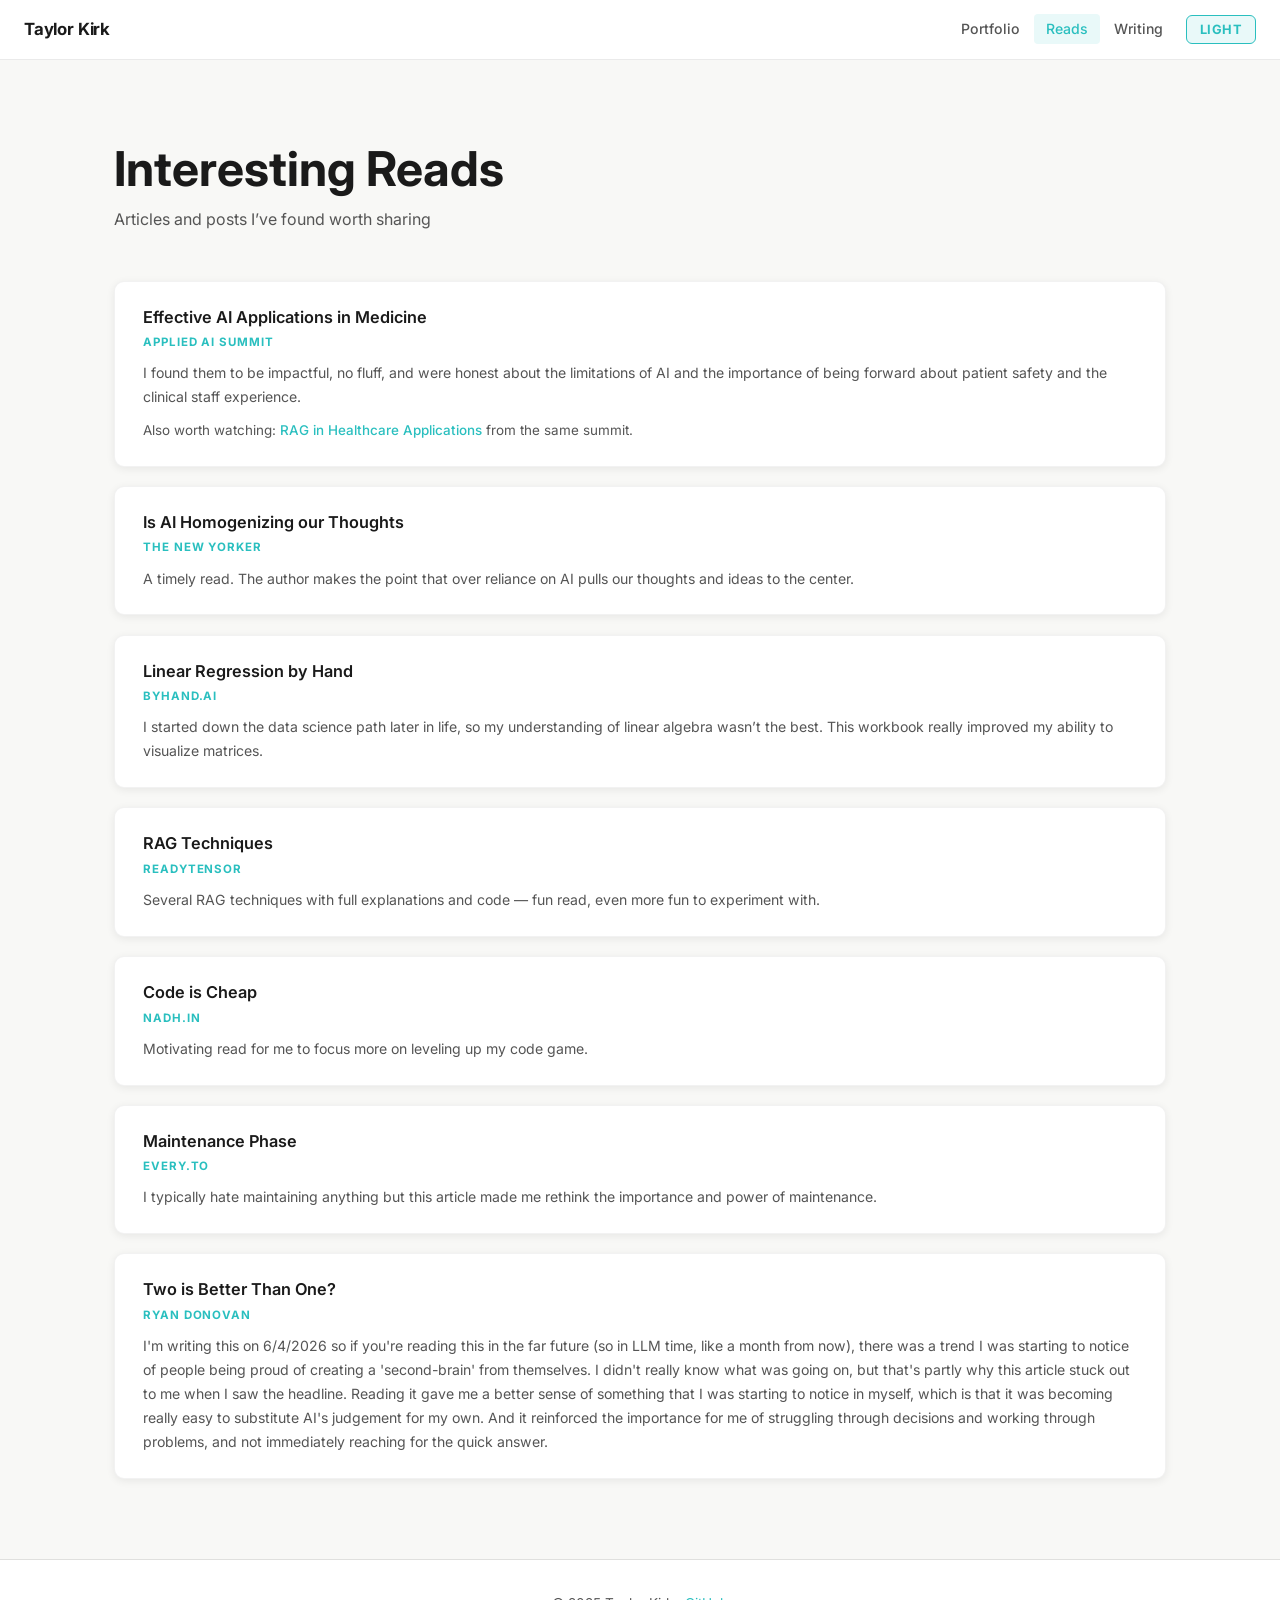
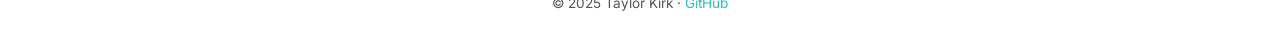
<file: reads.html>
<!DOCTYPE html>
<html lang="en" data-theme="clean">
<head>
  <meta charset="UTF-8">
  <meta name="viewport" content="width=device-width, initial-scale=1.0">
  <meta name="description" content="Taylor Kirk — Interesting reads: articles and posts worth sharing.">
  <title>Interesting Reads — Taylor Kirk</title>
  <link rel="icon" type="image/png" href="./favicon.png">
  <link rel="preconnect" href="https://fonts.googleapis.com">
  <link rel="preconnect" href="https://fonts.gstatic.com" crossorigin>
  <link href="https://fonts.googleapis.com/css2?family=Inter:wght@400;500;600;700&display=swap" rel="stylesheet">
  <script src="./assets/js/themes.js"></script>
  <link rel="stylesheet" href="./assets/css/style.css">
</head>
<body>

  <nav class="site-nav">
    <a class="nav-logo" href="./index.html">Taylor Kirk</a>
    <button class="nav-hamburger" aria-label="Open navigation" aria-expanded="false">&#9776;</button>
    <ul class="nav-links">
      <li><a href="./index.html">Portfolio</a></li>
      <li><a href="./reads.html" class="active">Reads</a></li>
      <li><a href="./writing.html">Writing</a></li>
      <li><button class="theme-toggle">Light</button></li>
    </ul>
  </nav>

  <main>
    <section class="reads-section section-alt-a">
      <div class="container">

        <header class="page-header fade-in-up">
          <h1>Interesting Reads</h1>
          <p class="page-subtitle">Articles and posts I&rsquo;ve found worth sharing</p>
        </header>

        <div class="reads-grid">

          <article class="read-card fade-in-up">
            <h2><a href="https://m.youtube.com/watch?v=rNDjdqzSdtY&amp;time_continue=1&amp;source_ve_path=NzY3NTg&amp;embeds_referring_euri=https%3A%2F%2Fappliedaisummit.org%2F" target="_blank" rel="noopener">Effective AI Applications in Medicine</a></h2>
            <span class="read-source">Applied AI Summit</span>
            <p class="read-annotation">
              I found them to be impactful, no fluff, and were honest about the limitations of AI and the importance of being forward about patient safety and the clinical staff experience.
            </p>
            <p class="read-related">
              Also worth watching: <a href="https://youtu.be/gQUC0au1RSA" target="_blank" rel="noopener">RAG in Healthcare Applications</a> from the same summit.
            </p>
          </article>

          <article class="read-card fade-in-up">
            <h2><a href="https://www.newyorker.com/culture/infinite-scroll/ai-is-homogenizing-our-thoughts" target="_blank" rel="noopener">Is AI Homogenizing our Thoughts</a></h2>
            <span class="read-source">The New Yorker</span>
            <p class="read-annotation">
              A timely read. The author makes the point that over reliance on AI pulls our thoughts and ideas to the center.
            </p>
          </article>

          <article class="read-card fade-in-up">
            <h2><a href="https://www.byhand.ai/p/linear-regression-new-free-series" target="_blank" rel="noopener">Linear Regression by Hand</a></h2>
            <span class="read-source">byhand.ai</span>
            <p class="read-annotation">
              I started down the data science path later in life, so my understanding of linear algebra wasn&rsquo;t the best. This workbook really improved my ability to visualize matrices.
            </p>
          </article>

          <article class="read-card fade-in-up">
            <h2><a href="https://app.readytensor.ai/publications/streamlining-employee-qa-using-retrievalaugmented-generation-rag-m2VlZTBnZVgT" target="_blank" rel="noopener">RAG Techniques</a></h2>
            <span class="read-source">ReadyTensor</span>
            <p class="read-annotation">
              Several RAG techniques with full explanations and code &mdash; fun read, even more fun to experiment with.
            </p>
          </article>

          <article class="read-card fade-in-up">
            <h2><a href="https://nadh.in/blog/code-is-cheap/" target="_blank" rel="noopener">Code is Cheap</a></h2>
            <span class="read-source">nadh.in</span>
            <p class="read-annotation">
              Motivating read for me to focus more on leveling up my code game.
            </p>
          </article>

          <article class="read-card fade-in-up">
            <h2><a href="https://every.to/p/i-hired-an-ai-to-do-my-chores-now-i-maintain-the-ai" target="_blank" rel="noopener">Maintenance Phase</a></h2>
            <span class="read-source">Every.to</span>
            <p class="read-annotation">
              I typically hate maintaining anything but this article made me rethink the importance and power of maintenance.
            </p>
          </article>

          <article class="read-card fade-in-up">
            <h2><a href="https://stackoverflow.blog/2026/03/19/ai-is-becoming-a-second-brain-at-the-expense-of-your-first-one/" target="_blank" rel="noopener">Two is Better Than One?</a></h2>
            <span class="read-source">Ryan Donovan</span>
            <p class="read-annotation">
              I'm writing this on 6/4/2026 so if you're reading this in the far future (so in LLM time, like a month from now), there was a trend
              I was starting to notice of people being proud of creating a 'second-brain' from themselves.  I didn't really know what was going on,
              but that's partly why this article stuck out to me when I saw the headline.  Reading it gave me a better sense of something that I was starting to notice
              in myself, which is that it was becoming really easy to substitute AI's judgement for my own.  And it reinforced the importance for me of struggling through
              decisions and working through problems, and not immediately reaching for the quick answer.
            </p>
          </article>

        </div>
      </div>
    </section>
  </main>

  <footer class="site-footer">
    <p>&copy; 2025 Taylor Kirk &middot; <a href="https://github.com/tkbarb10" target="_blank" rel="noopener">GitHub</a></p>
  </footer>

  <script src="./assets/js/main.js"></script>

</body>
</html>
</file>
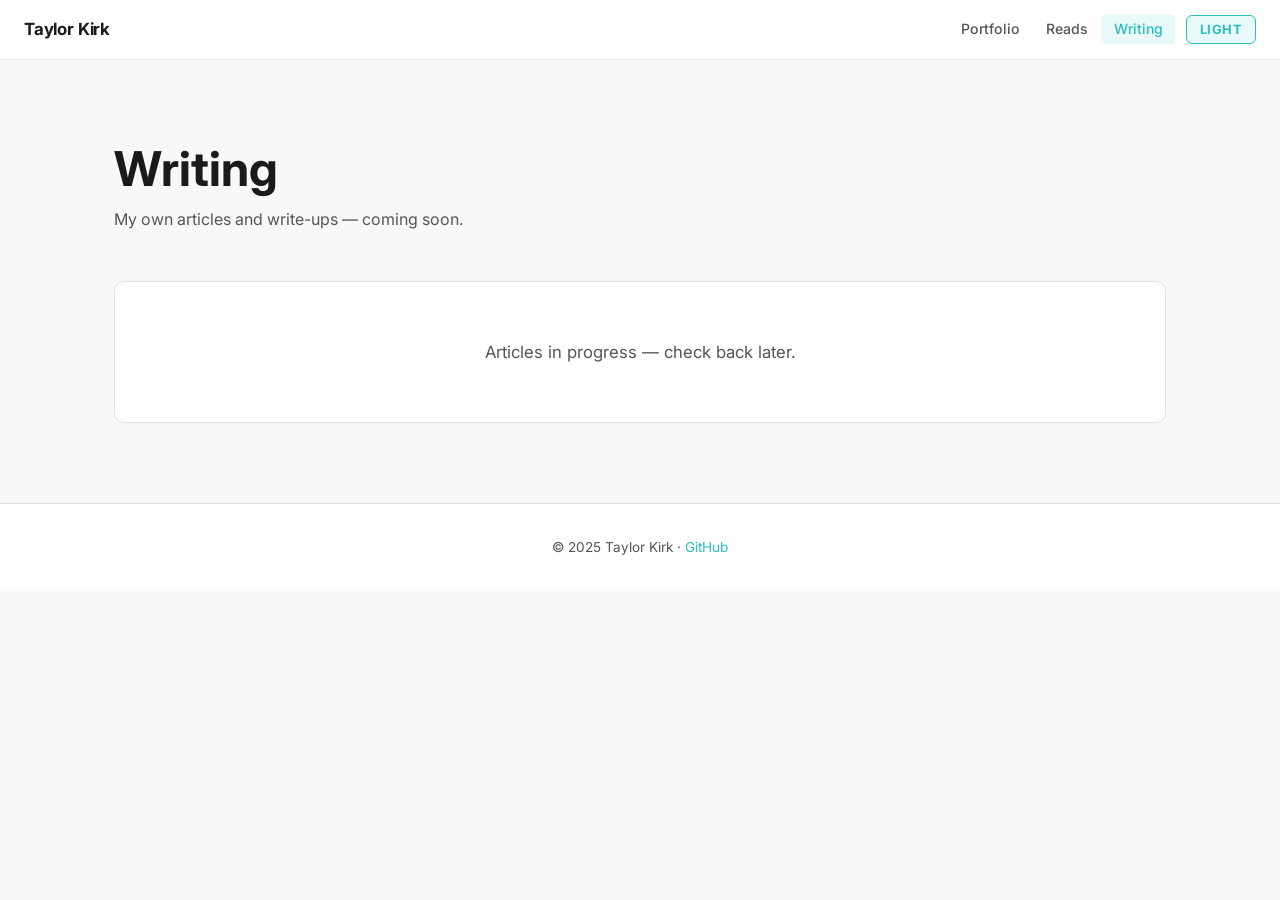
<file: writing.html>
<!DOCTYPE html>
<html lang="en" data-theme="clean">
<head>
  <meta charset="UTF-8">
  <meta name="viewport" content="width=device-width, initial-scale=1.0">
  <meta name="description" content="Taylor Kirk — Writing: articles and write-ups, coming soon.">
  <title>Writing — Taylor Kirk</title>
  <link rel="icon" type="image/png" href="./favicon.png">
  <link rel="preconnect" href="https://fonts.googleapis.com">
  <link rel="preconnect" href="https://fonts.gstatic.com" crossorigin>
  <link href="https://fonts.googleapis.com/css2?family=Inter:wght@400;500;600;700&display=swap" rel="stylesheet">
  <script src="./assets/js/themes.js"></script>
  <link rel="stylesheet" href="./assets/css/style.css">
</head>
<body>

  <nav class="site-nav">
    <a class="nav-logo" href="./index.html">Taylor Kirk</a>
    <button class="nav-hamburger" aria-label="Open navigation" aria-expanded="false">&#9776;</button>
    <ul class="nav-links">
      <li><a href="./index.html">Portfolio</a></li>
      <li><a href="./reads.html">Reads</a></li>
      <li><a href="./writing.html" class="active">Writing</a></li>
      <li><button class="theme-toggle">Light</button></li>
    </ul>
  </nav>

  <main>
    <section class="writing-section section-alt-a">
      <div class="container">

        <header class="page-header fade-in-up">
          <h1>Writing</h1>
          <p class="page-subtitle">My own articles and write-ups &mdash; coming soon.</p>
        </header>

        <div class="writing-stub fade-in-up">
          <p>Articles in progress &mdash; check back later.</p>
        </div>

      </div>
    </section>
  </main>

  <footer class="site-footer">
    <p>&copy; 2025 Taylor Kirk &middot; <a href="https://github.com/tkbarb10" target="_blank" rel="noopener">GitHub</a></p>
  </footer>

  <script src="./assets/js/main.js"></script>

</body>
</html>
</file>
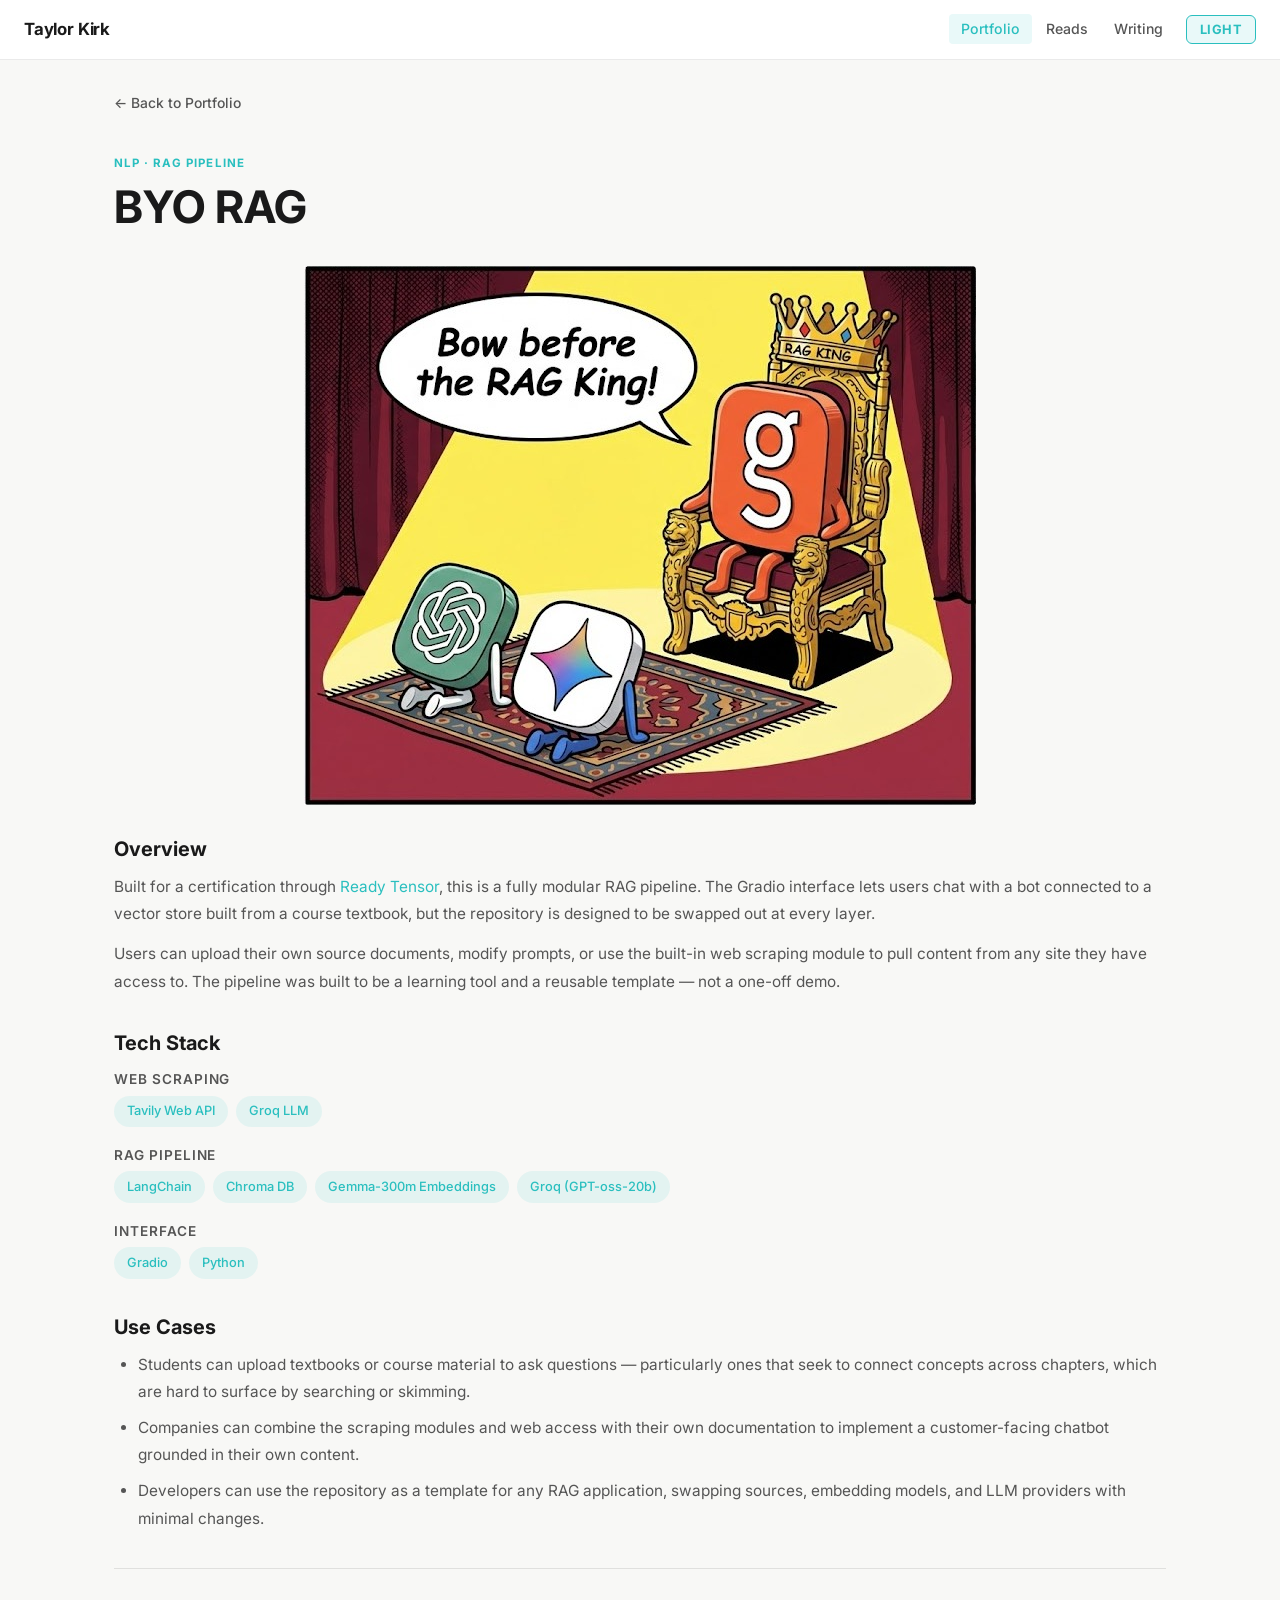
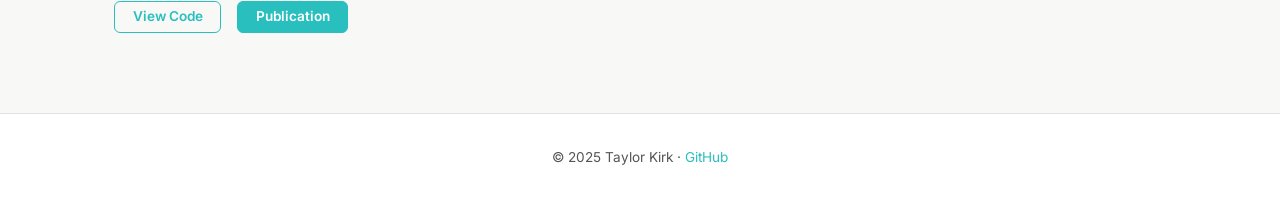
<file: projects/byo-rag.html>
<!DOCTYPE html>
<html lang="en" data-theme="clean">
<head>
  <meta charset="UTF-8">
  <meta name="viewport" content="width=device-width, initial-scale=1.0">
  <meta name="description" content="BYO RAG — Modular retrieval-augmented generation pipeline — Taylor Kirk">
  <title>BYO RAG — Taylor Kirk</title>
  <link rel="icon" type="image/png" href="../favicon.png">
  <link rel="preconnect" href="https://fonts.googleapis.com">
  <link rel="preconnect" href="https://fonts.gstatic.com" crossorigin>
  <link href="https://fonts.googleapis.com/css2?family=Inter:wght@400;500;600;700&display=swap" rel="stylesheet">
  <script src="../assets/js/themes.js"></script>
  <link rel="stylesheet" href="../assets/css/style.css">
</head>
<body class="detail-page">

  <nav class="site-nav">
    <a class="nav-logo" href="../index.html">Taylor Kirk</a>
    <button class="nav-hamburger" aria-label="Open navigation" aria-expanded="false">&#9776;</button>
    <ul class="nav-links">
      <li><a href="../index.html" class="active">Portfolio</a></li>
      <li><a href="../reads.html">Reads</a></li>
      <li><a href="../writing.html">Writing</a></li>
      <li><button class="theme-toggle">Light</button></li>
    </ul>
  </nav>

  <main>
    <div class="container">

      <a class="detail-back" href="../index.html">&#8592; Back to Portfolio</a>

      <article>
        <div class="detail-domain-tag">NLP &middot; RAG Pipeline</div>
        <h1 class="detail-title">BYO RAG</h1>

        <div class="detail-media detail-media--natural">
          <img src="../assets/images/rag-full.jpg" alt="RAG King — modular RAG pipeline illustration">
        </div>

        <div class="detail-section fade-in-up">
          <h2>Overview</h2>
          <p>
            Built for a certification through <a href="https://app.readytensor.ai/" target="_blank" rel="noopener">Ready Tensor</a>, this is a fully modular RAG pipeline. The Gradio interface lets users chat with a bot connected to a vector store built from a course textbook, but the repository is designed to be swapped out at every layer.
          </p>
          <p>
            Users can upload their own source documents, modify prompts, or use the built-in web scraping module to pull content from any site they have access to. The pipeline was built to be a learning tool and a reusable template &mdash; not a one-off demo.
          </p>
        </div>

        <div class="detail-section fade-in-up">
          <h2>Tech Stack</h2>

          <h3 style="margin-bottom: 0.5rem; margin-top: 1rem; color: var(--text-2); font-size: 0.85rem; text-transform: uppercase; letter-spacing: 0.07em;">Web Scraping</h3>
          <div class="tech-stack" style="margin-bottom: 1.25rem;">
            <span class="tech-tag">Tavily Web API</span>
            <span class="tech-tag">Groq LLM</span>
          </div>

          <h3 style="margin-bottom: 0.5rem; color: var(--text-2); font-size: 0.85rem; text-transform: uppercase; letter-spacing: 0.07em;">RAG Pipeline</h3>
          <div class="tech-stack" style="margin-bottom: 1.25rem;">
            <span class="tech-tag">LangChain</span>
            <span class="tech-tag">Chroma DB</span>
            <span class="tech-tag">Gemma-300m Embeddings</span>
            <span class="tech-tag">Groq (GPT-oss-20b)</span>
          </div>

          <h3 style="margin-bottom: 0.5rem; color: var(--text-2); font-size: 0.85rem; text-transform: uppercase; letter-spacing: 0.07em;">Interface</h3>
          <div class="tech-stack">
            <span class="tech-tag">Gradio</span>
            <span class="tech-tag">Python</span>
          </div>
        </div>

        <div class="detail-section fade-in-up">
          <h2>Use Cases</h2>
          <ul>
            <li>Students can upload textbooks or course material to ask questions &mdash; particularly ones that seek to connect concepts across chapters, which are hard to surface by searching or skimming.</li>
            <li>Companies can combine the scraping modules and web access with their own documentation to implement a customer-facing chatbot grounded in their own content.</li>
            <li>Developers can use the repository as a template for any RAG application, swapping sources, embedding models, and LLM providers with minimal changes.</li>
          </ul>
        </div>

        <div class="detail-links fade-in-up">
          <a href="https://github.com/tkbarb10/ai_essentials_rag" class="btn btn-secondary" target="_blank" rel="noopener">View Code</a>
          <a href="https://app.readytensor.ai/publications/nlp-tutor-rag-assistant-fmuQRFYCeAg0" class="btn btn-primary" target="_blank" rel="noopener">Publication</a>
        </div>
      </article>

    </div>
  </main>

  <footer class="site-footer">
    <p>&copy; 2025 Taylor Kirk &middot; <a href="https://github.com/tkbarb10" target="_blank" rel="noopener">GitHub</a></p>
  </footer>

  <script src="../assets/js/main.js"></script>

</body>
</html>
</file>
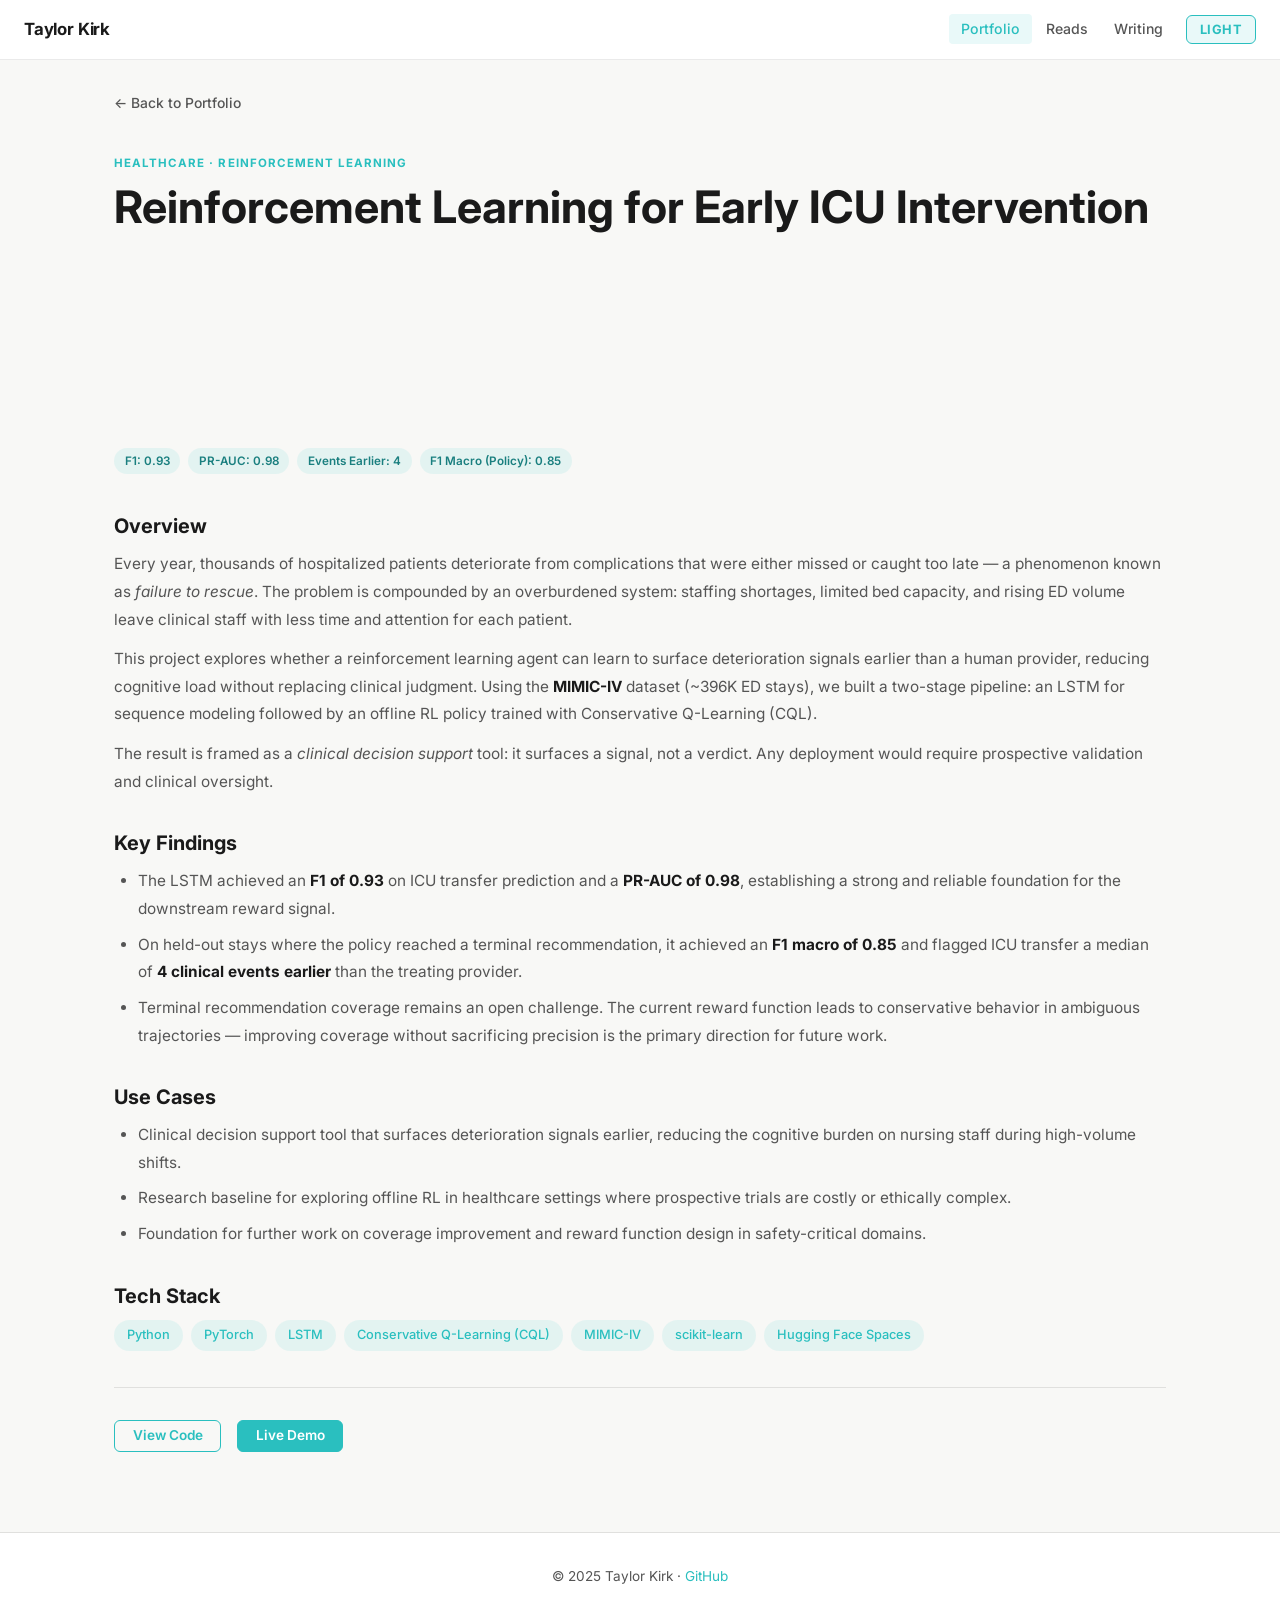
<file: projects/icu-intervention.html>
<!DOCTYPE html>
<html lang="en" data-theme="clean">
<head>
  <meta charset="UTF-8">
  <meta name="viewport" content="width=device-width, initial-scale=1.0">
  <meta name="description" content="Reinforcement Learning for Early ICU Intervention — Taylor Kirk">
  <title>RL for ICU Intervention — Taylor Kirk</title>
  <link rel="icon" type="image/png" href="../favicon.png">
  <link rel="preconnect" href="https://fonts.googleapis.com">
  <link rel="preconnect" href="https://fonts.gstatic.com" crossorigin>
  <link href="https://fonts.googleapis.com/css2?family=Inter:wght@400;500;600;700&display=swap" rel="stylesheet">
  <script src="../assets/js/themes.js"></script>
  <link rel="stylesheet" href="../assets/css/style.css">
</head>
<body class="detail-page">

  <nav class="site-nav">
    <a class="nav-logo" href="../index.html">Taylor Kirk</a>
    <button class="nav-hamburger" aria-label="Open navigation" aria-expanded="false">&#9776;</button>
    <ul class="nav-links">
      <li><a href="../index.html" class="active">Portfolio</a></li>
      <li><a href="../reads.html">Reads</a></li>
      <li><a href="../writing.html">Writing</a></li>
      <li><button class="theme-toggle">Light</button></li>
    </ul>
  </nav>

  <main>
    <div class="container">

      <a class="detail-back" href="../index.html">&#8592; Back to Portfolio</a>

      <article>
        <div class="detail-domain-tag">Healthcare &middot; Reinforcement Learning</div>
        <h1 class="detail-title">Reinforcement Learning for Early ICU Intervention</h1>

        <div class="detail-media detail-media--natural">
          <video autoplay loop muted playsinline>
            <source src="../assets/images/capstone_animation.mp4" type="video/mp4">
          </video>
        </div>

        <div class="detail-metrics">
          <span class="stat-chip">F1: 0.93</span>
          <span class="stat-chip">PR-AUC: 0.98</span>
          <span class="stat-chip">Events Earlier: 4</span>
          <span class="stat-chip">F1 Macro (Policy): 0.85</span>
        </div>

        <div class="detail-section fade-in-up">
          <h2>Overview</h2>
          <p>
            Every year, thousands of hospitalized patients deteriorate from complications that were either missed or caught too late &mdash; a phenomenon known as <em>failure to rescue</em>. The problem is compounded by an overburdened system: staffing shortages, limited bed capacity, and rising ED volume leave clinical staff with less time and attention for each patient.
          </p>
          <p>
            This project explores whether a reinforcement learning agent can learn to surface deterioration signals earlier than a human provider, reducing cognitive load without replacing clinical judgment. Using the <strong>MIMIC-IV</strong> dataset (~396K ED stays), we built a two-stage pipeline: an LSTM for sequence modeling followed by an offline RL policy trained with Conservative Q-Learning (CQL).
          </p>
          <p>
            The result is framed as a <em>clinical decision support</em> tool: it surfaces a signal, not a verdict. Any deployment would require prospective validation and clinical oversight.
          </p>
        </div>

        <div class="detail-section fade-in-up">
          <h2>Key Findings</h2>
          <ul>
            <li>The LSTM achieved an <strong>F1 of 0.93</strong> on ICU transfer prediction and a <strong>PR-AUC of 0.98</strong>, establishing a strong and reliable foundation for the downstream reward signal.</li>
            <li>On held-out stays where the policy reached a terminal recommendation, it achieved an <strong>F1 macro of 0.85</strong> and flagged ICU transfer a median of <strong>4 clinical events earlier</strong> than the treating provider.</li>
            <li>Terminal recommendation coverage remains an open challenge. The current reward function leads to conservative behavior in ambiguous trajectories &mdash; improving coverage without sacrificing precision is the primary direction for future work.</li>
          </ul>
        </div>

        <div class="detail-section fade-in-up">
          <h2>Use Cases</h2>
          <ul>
            <li>Clinical decision support tool that surfaces deterioration signals earlier, reducing the cognitive burden on nursing staff during high-volume shifts.</li>
            <li>Research baseline for exploring offline RL in healthcare settings where prospective trials are costly or ethically complex.</li>
            <li>Foundation for further work on coverage improvement and reward function design in safety-critical domains.</li>
          </ul>
        </div>

        <div class="detail-section fade-in-up">
          <h2>Tech Stack</h2>
          <div class="tech-stack">
            <span class="tech-tag">Python</span>
            <span class="tech-tag">PyTorch</span>
            <span class="tech-tag">LSTM</span>
            <span class="tech-tag">Conservative Q-Learning (CQL)</span>
            <span class="tech-tag">MIMIC-IV</span>
            <span class="tech-tag">scikit-learn</span>
            <span class="tech-tag">Hugging Face Spaces</span>
          </div>
        </div>

        <div class="detail-links fade-in-up">
          <a href="https://github.com/tkbarb10/ADS599-Capstone" class="btn btn-secondary" target="_blank" rel="noopener">View Code</a>
          <a href="https://huggingface.co/spaces/ADS599-Capstone/Clinical_Support_Decision_Tool" class="btn btn-primary" target="_blank" rel="noopener">Live Demo</a>
        </div>
      </article>

    </div>
  </main>

  <footer class="site-footer">
    <p>&copy; 2025 Taylor Kirk &middot; <a href="https://github.com/tkbarb10" target="_blank" rel="noopener">GitHub</a></p>
  </footer>

  <script src="../assets/js/main.js"></script>

</body>
</html>
</file>
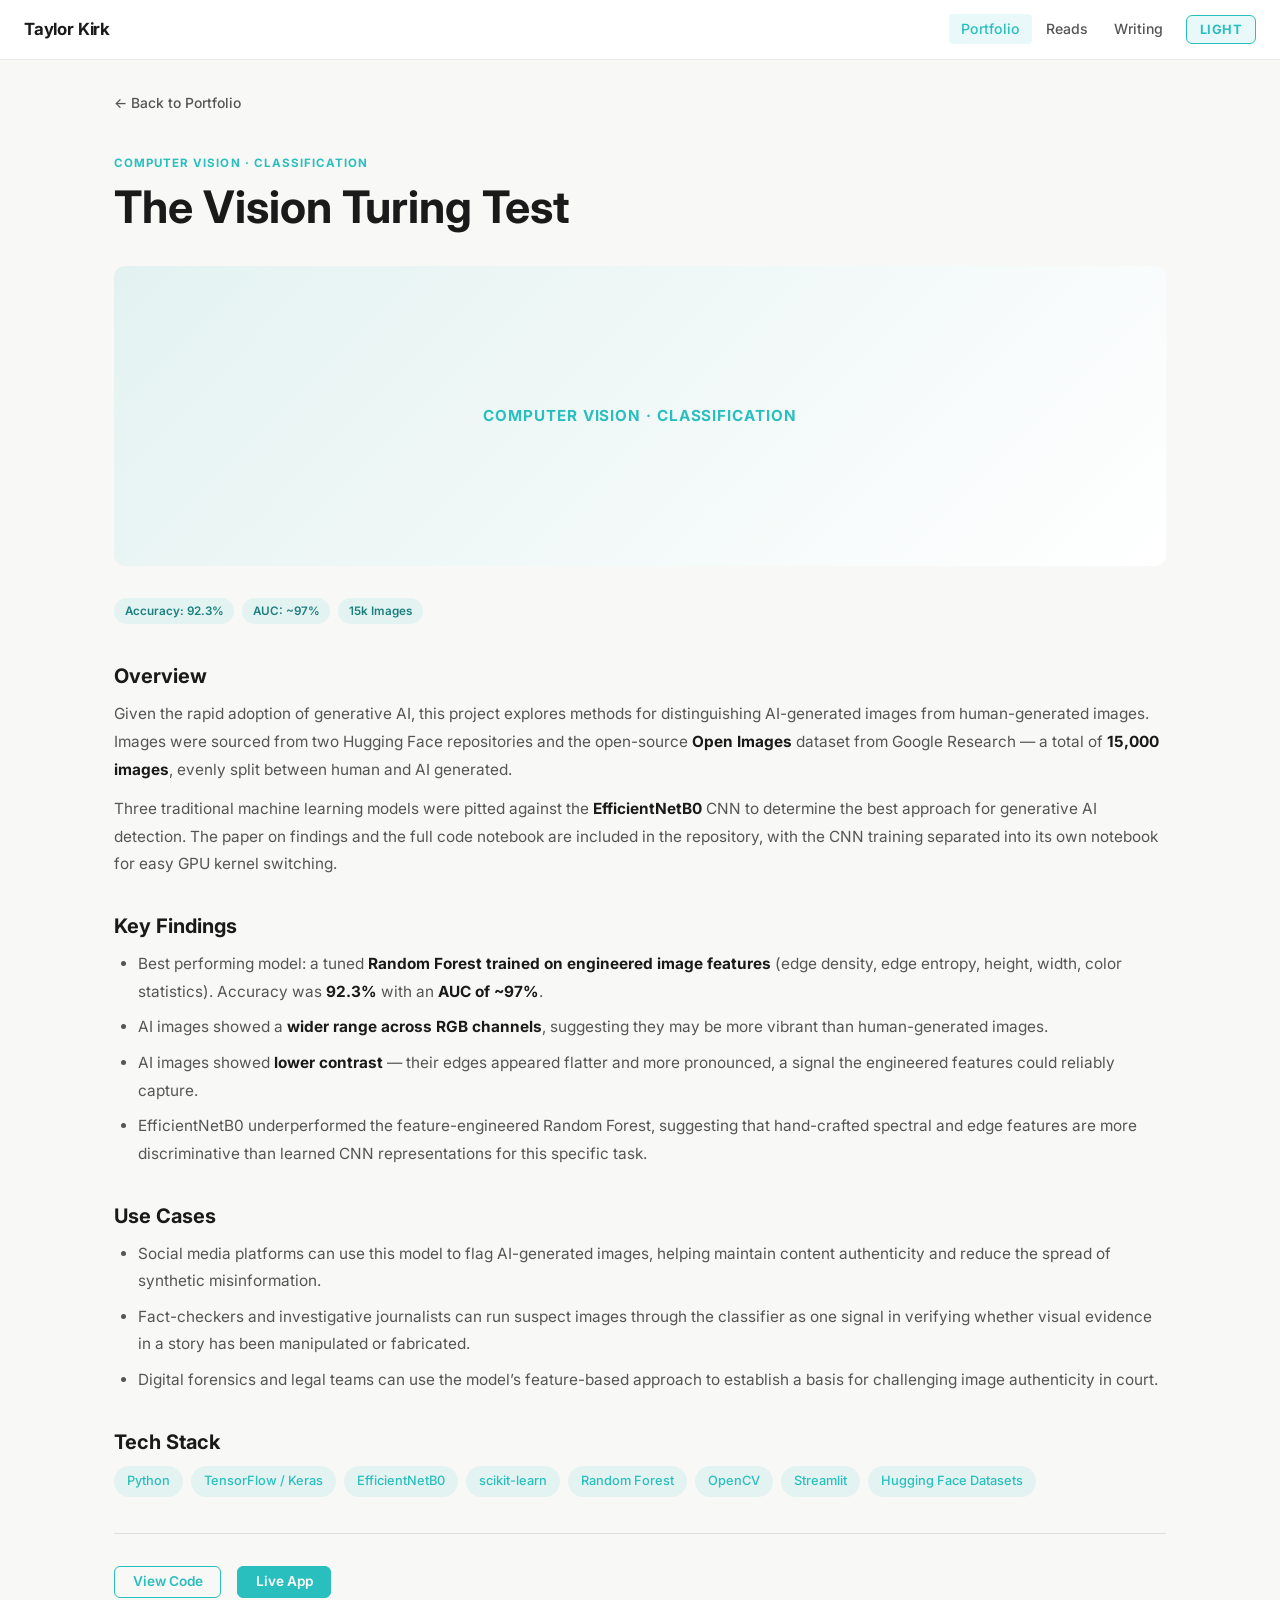
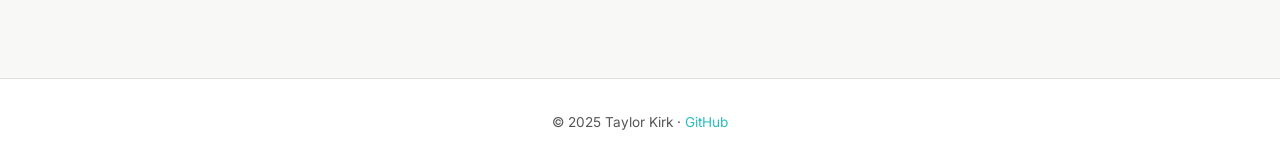
<file: projects/vision-turing-test.html>
<!DOCTYPE html>
<html lang="en" data-theme="clean">
<head>
  <meta charset="UTF-8">
  <meta name="viewport" content="width=device-width, initial-scale=1.0">
  <meta name="description" content="The Vision Turing Test — AI vs human image classification — Taylor Kirk">
  <title>The Vision Turing Test — Taylor Kirk</title>
  <link rel="icon" type="image/png" href="../favicon.png">
  <link rel="preconnect" href="https://fonts.googleapis.com">
  <link rel="preconnect" href="https://fonts.gstatic.com" crossorigin>
  <link href="https://fonts.googleapis.com/css2?family=Inter:wght@400;500;600;700&display=swap" rel="stylesheet">
  <script src="../assets/js/themes.js"></script>
  <link rel="stylesheet" href="../assets/css/style.css">
</head>
<body class="detail-page">

  <nav class="site-nav">
    <a class="nav-logo" href="../index.html">Taylor Kirk</a>
    <button class="nav-hamburger" aria-label="Open navigation" aria-expanded="false">&#9776;</button>
    <ul class="nav-links">
      <li><a href="../index.html" class="active">Portfolio</a></li>
      <li><a href="../reads.html">Reads</a></li>
      <li><a href="../writing.html">Writing</a></li>
      <li><button class="theme-toggle">Light</button></li>
    </ul>
  </nav>

  <main>
    <div class="container">

      <a class="detail-back" href="../index.html">&#8592; Back to Portfolio</a>

      <article>
        <div class="detail-domain-tag">Computer Vision &middot; Classification</div>
        <h1 class="detail-title">The Vision Turing Test</h1>

        <div class="detail-media">
          <div class="media-placeholder">Computer Vision &middot; Classification</div>
        </div>

        <div class="detail-metrics">
          <span class="stat-chip">Accuracy: 92.3%</span>
          <span class="stat-chip">AUC: ~97%</span>
          <span class="stat-chip">15k Images</span>
        </div>

        <div class="detail-section fade-in-up">
          <h2>Overview</h2>
          <p>
            Given the rapid adoption of generative AI, this project explores methods for distinguishing AI-generated images from human-generated images. Images were sourced from two Hugging Face repositories and the open-source <strong>Open Images</strong> dataset from Google Research &mdash; a total of <strong>15,000 images</strong>, evenly split between human and AI generated.
          </p>
          <p>
            Three traditional machine learning models were pitted against the <strong>EfficientNetB0</strong> CNN to determine the best approach for generative AI detection. The paper on findings and the full code notebook are included in the repository, with the CNN training separated into its own notebook for easy GPU kernel switching.
          </p>
        </div>

        <div class="detail-section fade-in-up">
          <h2>Key Findings</h2>
          <ul>
            <li>Best performing model: a tuned <strong>Random Forest trained on engineered image features</strong> (edge density, edge entropy, height, width, color statistics). Accuracy was <strong>92.3%</strong> with an <strong>AUC of ~97%</strong>.</li>
            <li>AI images showed a <strong>wider range across RGB channels</strong>, suggesting they may be more vibrant than human-generated images.</li>
            <li>AI images showed <strong>lower contrast</strong> &mdash; their edges appeared flatter and more pronounced, a signal the engineered features could reliably capture.</li>
            <li>EfficientNetB0 underperformed the feature-engineered Random Forest, suggesting that hand-crafted spectral and edge features are more discriminative than learned CNN representations for this specific task.</li>
          </ul>
        </div>

        <div class="detail-section fade-in-up">
          <h2>Use Cases</h2>
          <ul>
            <li>Social media platforms can use this model to flag AI-generated images, helping maintain content authenticity and reduce the spread of synthetic misinformation.</li>
            <li>Fact-checkers and investigative journalists can run suspect images through the classifier as one signal in verifying whether visual evidence in a story has been manipulated or fabricated.</li>
            <li>Digital forensics and legal teams can use the model&rsquo;s feature-based approach to establish a basis for challenging image authenticity in court.</li>
          </ul>
        </div>

        <div class="detail-section fade-in-up">
          <h2>Tech Stack</h2>
          <div class="tech-stack">
            <span class="tech-tag">Python</span>
            <span class="tech-tag">TensorFlow / Keras</span>
            <span class="tech-tag">EfficientNetB0</span>
            <span class="tech-tag">scikit-learn</span>
            <span class="tech-tag">Random Forest</span>
            <span class="tech-tag">OpenCV</span>
            <span class="tech-tag">Streamlit</span>
            <span class="tech-tag">Hugging Face Datasets</span>
          </div>
        </div>

        <div class="detail-links fade-in-up">
          <a href="https://github.com/tkbarb10/Image-Classification-504.git" class="btn btn-secondary" target="_blank" rel="noopener">View Code</a>
          <a href="https://image-classification-504.streamlit.app/" class="btn btn-primary" target="_blank" rel="noopener">Live App</a>
        </div>
      </article>

    </div>
  </main>

  <footer class="site-footer">
    <p>&copy; 2025 Taylor Kirk &middot; <a href="https://github.com/tkbarb10" target="_blank" rel="noopener">GitHub</a></p>
  </footer>

  <script src="../assets/js/main.js"></script>

</body>
</html>
</file>
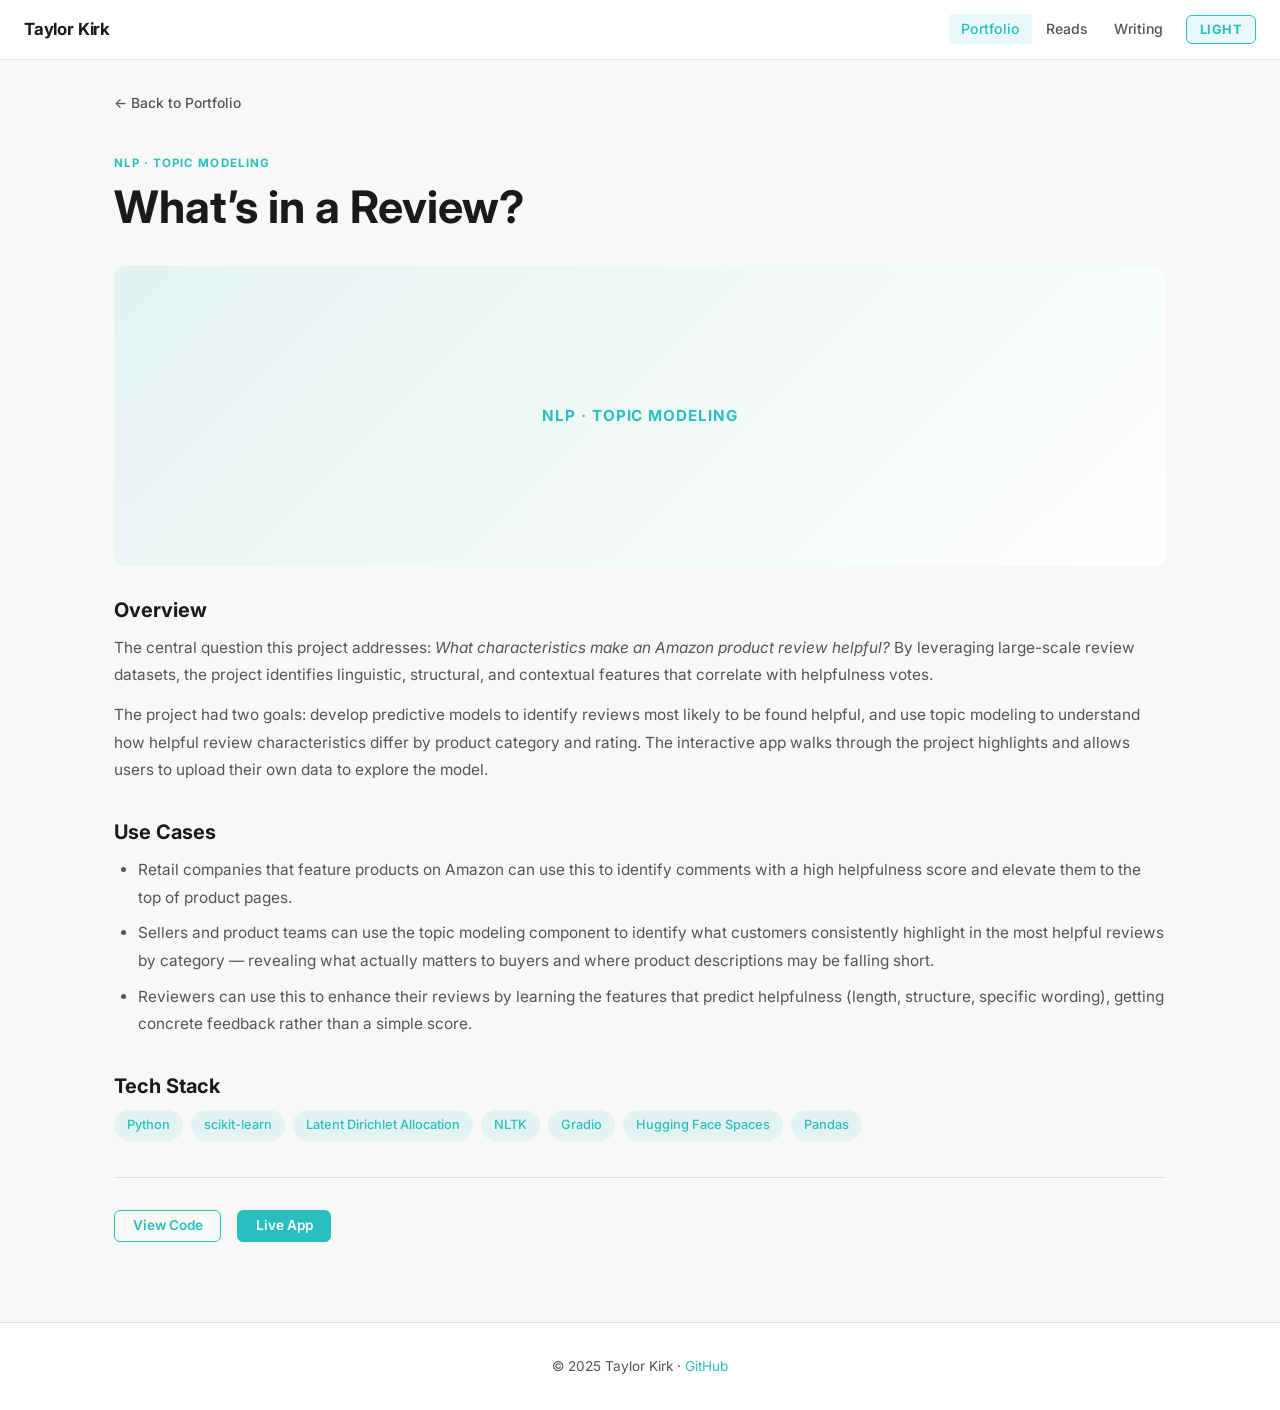
<file: projects/whats-in-a-review.html>
<!DOCTYPE html>
<html lang="en" data-theme="clean">
<head>
  <meta charset="UTF-8">
  <meta name="viewport" content="width=device-width, initial-scale=1.0">
  <meta name="description" content="What's in a Review? Amazon helpfulness modeling — Taylor Kirk">
  <title>What's in a Review? — Taylor Kirk</title>
  <link rel="icon" type="image/png" href="../favicon.png">
  <link rel="preconnect" href="https://fonts.googleapis.com">
  <link rel="preconnect" href="https://fonts.gstatic.com" crossorigin>
  <link href="https://fonts.googleapis.com/css2?family=Inter:wght@400;500;600;700&display=swap" rel="stylesheet">
  <script src="../assets/js/themes.js"></script>
  <link rel="stylesheet" href="../assets/css/style.css">
</head>
<body class="detail-page">

  <nav class="site-nav">
    <a class="nav-logo" href="../index.html">Taylor Kirk</a>
    <button class="nav-hamburger" aria-label="Open navigation" aria-expanded="false">&#9776;</button>
    <ul class="nav-links">
      <li><a href="../index.html" class="active">Portfolio</a></li>
      <li><a href="../reads.html">Reads</a></li>
      <li><a href="../writing.html">Writing</a></li>
      <li><button class="theme-toggle">Light</button></li>
    </ul>
  </nav>

  <main>
    <div class="container">

      <a class="detail-back" href="../index.html">&#8592; Back to Portfolio</a>

      <article>
        <div class="detail-domain-tag">NLP &middot; Topic Modeling</div>
        <h1 class="detail-title">What&rsquo;s in a Review?</h1>

        <div class="detail-media">
          <div class="media-placeholder">NLP &middot; Topic Modeling</div>
        </div>

        <div class="detail-section fade-in-up">
          <h2>Overview</h2>
          <p>
            The central question this project addresses: <em>What characteristics make an Amazon product review helpful?</em> By leveraging large-scale review datasets, the project identifies linguistic, structural, and contextual features that correlate with helpfulness votes.
          </p>
          <p>
            The project had two goals: develop predictive models to identify reviews most likely to be found helpful, and use topic modeling to understand how helpful review characteristics differ by product category and rating. The interactive app walks through the project highlights and allows users to upload their own data to explore the model.
          </p>
        </div>

        <div class="detail-section fade-in-up">
          <h2>Use Cases</h2>
          <ul>
            <li>Retail companies that feature products on Amazon can use this to identify comments with a high helpfulness score and elevate them to the top of product pages.</li>
            <li>Sellers and product teams can use the topic modeling component to identify what customers consistently highlight in the most helpful reviews by category &mdash; revealing what actually matters to buyers and where product descriptions may be falling short.</li>
            <li>Reviewers can use this to enhance their reviews by learning the features that predict helpfulness (length, structure, specific wording), getting concrete feedback rather than a simple score.</li>
          </ul>
        </div>

        <div class="detail-section fade-in-up">
          <h2>Tech Stack</h2>
          <div class="tech-stack">
            <span class="tech-tag">Python</span>
            <span class="tech-tag">scikit-learn</span>
            <span class="tech-tag">Latent Dirichlet Allocation</span>
            <span class="tech-tag">NLTK</span>
            <span class="tech-tag">Gradio</span>
            <span class="tech-tag">Hugging Face Spaces</span>
            <span class="tech-tag">Pandas</span>
          </div>
        </div>

        <div class="detail-links fade-in-up">
          <a href="https://github.com/tkbarb10/ADS_505_Project.git" class="btn btn-secondary" target="_blank" rel="noopener">View Code</a>
          <a href="https://tkbarb10-ads505-app.hf.space" class="btn btn-primary" target="_blank" rel="noopener">Live App</a>
        </div>
      </article>

    </div>
  </main>

  <footer class="site-footer">
    <p>&copy; 2025 Taylor Kirk &middot; <a href="https://github.com/tkbarb10" target="_blank" rel="noopener">GitHub</a></p>
  </footer>

  <script src="../assets/js/main.js"></script>

</body>
</html>
</file>
<file: assets/css/style.css>
/* ============================================================
   PORTFOLIO — style.css
   1.  Theme Variables
   2.  Reset & Base
   3.  Typography
   4.  Layout Utilities
   5.  Navigation
   6.  Hero
   7.  Section Alternation
   8.  Project Cards
   9.  Stat Chips & Buttons
   10. Project Detail Pages
   11. Reads Page
   12. Writing Page
   13. Footer
   14. Animations
   15. Responsive
   ============================================================ */

/* ── 1. THEME VARIABLES ────────────────────────────────────────── */

[data-theme="clean"] {
  --bg-a:           #f8f8f6;
  --bg-b:           #eef1f5;
  --bg-card:        #ffffff;
  --bg-nav:         #ffffff;
  --bg-hero:        #f8f8f6;
  --bg-hero-accent: #eef1f5;
  --text-1:         #1a1a1a;
  --text-2:         #555555;
  --accent:         #2ABFBF;
  --accent-hover:   #22a3a3;
  --accent-light:   rgba(42, 191, 191, 0.10);
  --border:         #e0e0de;
  --nav-border:     #eaeaea;
  --shadow:         0 2px 8px rgba(0, 0, 0, 0.07);
  --shadow-hover:   0 8px 28px rgba(0, 0, 0, 0.13);
  --heading-font:   'Inter', sans-serif;
  --body-font:      'Inter', sans-serif;
  --chip-bg:        rgba(42, 191, 191, 0.10);
  --chip-text:      #1a7f7f;
  --chip-border:    transparent;
  --card-radius:    10px;
  --btn-radius:     6px;
}

[data-theme="dark"] {
  --bg-a:           #111827;
  --bg-b:           #111827;
  --bg-card:        #1e293b;
  --bg-nav:         #0d1b2a;
  --bg-hero:        #0d1b2a;
  --bg-hero-accent: #162032;
  --text-1:         #f1f5f9;
  --text-2:         #94a3b8;
  --accent:         #f59e0b;
  --accent-hover:   #d97706;
  --accent-light:   rgba(245, 158, 11, 0.12);
  --border:         #334155;
  --nav-border:     #1e293b;
  --shadow:         0 2px 12px rgba(0, 0, 0, 0.40);
  --shadow-hover:   0 8px 32px rgba(0, 0, 0, 0.60);
  --heading-font:   'Inter', sans-serif;
  --body-font:      'Inter', sans-serif;
  --chip-bg:        rgba(245, 158, 11, 0.12);
  --chip-text:      #f59e0b;
  --chip-border:    transparent;
  --card-radius:    10px;
  --btn-radius:     6px;
}

/* ── 2. RESET & BASE ───────────────────────────────────────────── */

*, *::before, *::after {
  box-sizing: border-box;
  margin: 0;
  padding: 0;
}

html {
  scroll-behavior: smooth;
  font-size: 16px;
}

body {
  font-family: var(--body-font);
  background: var(--bg-a);
  color: var(--text-1);
  line-height: 1.6;
  transition: background-color 0.3s ease, color 0.3s ease;
  -webkit-font-smoothing: antialiased;
}

img, video {
  max-width: 100%;
  display: block;
}

a {
  color: var(--accent);
  text-decoration: none;
  transition: color 0.2s;
}

a:hover {
  color: var(--accent-hover);
}

ul {
  list-style: none;
}

/* ── 3. TYPOGRAPHY ─────────────────────────────────────────────── */

h1, h2, h3, h4 {
  font-family: var(--heading-font);
  line-height: 1.2;
  color: var(--text-1);
}

h1 { font-size: clamp(2rem, 4vw, 3rem);    font-weight: 700; }
h2 { font-size: clamp(1.3rem, 2.5vw, 1.8rem); font-weight: 700; }
h3 { font-size: 1.05rem; font-weight: 600; }

p  { color: var(--text-2); line-height: 1.7; }

strong { color: var(--text-1); }

/* ── 4. LAYOUT UTILITIES ───────────────────────────────────────── */

.container {
  max-width: 1100px;
  margin: 0 auto;
  padding: 0 1.5rem;
}

section {
  padding: 5rem 0;
}

.sr-only {
  position: absolute;
  width: 1px;
  height: 1px;
  overflow: hidden;
  clip: rect(0, 0, 0, 0);
  white-space: nowrap;
}

/* ── 5. NAVIGATION ─────────────────────────────────────────────── */

.site-nav {
  position: sticky;
  top: 0;
  z-index: 100;
  background: var(--bg-nav);
  border-bottom: 1px solid var(--nav-border);
  padding: 0 1.5rem;
  display: flex;
  align-items: center;
  justify-content: space-between;
  height: 60px;
  transition: background-color 0.3s ease;
}

.nav-logo {
  font-weight: 700;
  font-size: 1.05rem;
  color: var(--text-1);
  letter-spacing: -0.01em;
  font-family: var(--heading-font);
}

.nav-logo:hover {
  color: var(--accent);
}

.nav-links {
  display: flex;
  align-items: center;
  gap: 0.15rem;
}

.nav-links a {
  color: var(--text-2);
  font-size: 0.88rem;
  font-weight: 500;
  padding: 0.4rem 0.75rem;
  border-radius: 4px;
  transition: color 0.2s, background 0.2s;
}

.nav-links a:hover,
.nav-links a.active {
  color: var(--accent);
  background: var(--accent-light);
}

.theme-toggle {
  background: var(--accent-light);
  color: var(--accent);
  border: 1px solid var(--accent);
  border-radius: var(--btn-radius);
  padding: 0.35rem 0.8rem;
  font-size: 0.8rem;
  font-weight: 700;
  font-family: var(--body-font);
  cursor: pointer;
  transition: background 0.2s, color 0.2s;
  letter-spacing: 0.04em;
  text-transform: uppercase;
  margin-left: 0.5rem;
}

.theme-toggle:hover {
  background: var(--accent);
  color: #fff;
}

.nav-hamburger {
  display: none;
  background: none;
  border: none;
  color: var(--text-1);
  font-size: 1.5rem;
  cursor: pointer;
  padding: 0.2rem 0.4rem;
  line-height: 1;
}

/* ── 6. HERO ───────────────────────────────────────────────────── */

.hero {
  position: relative;
  background: var(--bg-hero);
  overflow: hidden;
  padding: 5.5rem 0 5rem;
  transition: background-color 0.3s ease;
}

#hero-canvas {
  position: absolute;
  inset: 0;
  width: 100%;
  height: 100%;
  pointer-events: none;
  opacity: 0;
  transition: opacity 0.5s ease;
}

[data-theme="dark"] #hero-canvas {
  opacity: 1;
}

.hero-inner {
  position: relative;
  z-index: 1;
  display: grid;
  grid-template-columns: 1fr 1fr;
  gap: 4rem;
  align-items: center;
  max-width: 1100px;
  margin: 0 auto;
  padding: 0 1.5rem;
}

[data-theme="dark"] .hero-inner {
  grid-template-columns: 1fr;
  text-align: center;
  justify-items: center;
}

.hero-name {
  font-size: clamp(2.6rem, 5vw, 3.8rem);
  font-weight: 700;
  color: var(--text-1);
  margin-bottom: 0.4rem;
  letter-spacing: -0.02em;
  line-height: 1.05;
}

.hero-tagline {
  font-size: 1.15rem;
  color: var(--accent);
  font-weight: 600;
  margin-bottom: 1.25rem;
  font-family: var(--body-font);
}

.hero-bio {
  font-size: 0.97rem;
  color: var(--text-2);
  max-width: 480px;
  margin-bottom: 2rem;
  line-height: 1.8;
}

[data-theme="dark"] .hero-bio {
  max-width: 580px;
}

.hero-buttons {
  display: flex;
  gap: 0.85rem;
  flex-wrap: wrap;
}

[data-theme="dark"] .hero-buttons {
  justify-content: center;
}

/* Hero right-side visual */
.hero-visual {
  display: flex;
  align-items: center;
  justify-content: center;
}

[data-theme="dark"] .hero-visual {
  display: none;
}

.hero-accent-block {
  width: 100%;
  max-width: 380px;
  padding: 2.5rem 2rem;
  background: var(--bg-hero-accent);
  border-radius: 12px;
  display: flex;
  align-items: center;
  justify-content: center;
}

.hero-accent-content {
  text-align: center;
}

.hero-accent-label {
  font-size: 0.72rem;
  font-weight: 700;
  text-transform: uppercase;
  letter-spacing: 0.1em;
  color: var(--accent);
  margin-bottom: 0.5rem;
}

.hero-accent-title {
  font-family: var(--heading-font);
  font-size: clamp(1.8rem, 3vw, 2.6rem);
  font-weight: 700;
  color: var(--text-1);
  line-height: 1.1;
  margin-bottom: 1.5rem;
}

.hero-accent-divider {
  width: 2.5rem;
  height: 3px;
  background: var(--accent);
  margin: 0 auto 1.5rem;
  border-radius: 2px;
}

.hero-accent-stats {
  display: flex;
  flex-direction: column;
  gap: 0.5rem;
}

.hero-accent-stat {
  font-size: 0.85rem;
  color: var(--text-2);
}

.hero-accent-stat strong {
  color: var(--text-1);
  font-weight: 700;
}

/* ── 7. SECTION ALTERNATION ────────────────────────────────────── */

/* Clean Data: sections alternate bg */
[data-theme="clean"] .section-alt-a { background: var(--bg-a); }
[data-theme="clean"] .section-alt-b { background: var(--bg-b); }
[data-theme="clean"] .section-alt-c { background: #ffffff; }

/* Dark: uniform bg */
[data-theme="dark"] .section-alt-a,
[data-theme="dark"] .section-alt-b,
[data-theme="dark"] .section-alt-c { background: var(--bg-a); }

/* Print: structural border instead of color */

/* ── 8. PROJECT CARDS ──────────────────────────────────────────── */

.projects-section {
  padding: 5rem 0;
}

.section-heading {
  font-family: var(--heading-font);
  font-size: clamp(1.4rem, 2.5vw, 1.9rem);
  color: var(--text-1);
  margin-bottom: 2.5rem;
}

.projects-grid {
  display: grid;
  grid-template-columns: repeat(2, 1fr);
  gap: 1.5rem;
}

.project-card {
  background: var(--bg-card);
  border-radius: var(--card-radius);
  box-shadow: var(--shadow);
  cursor: pointer;
  transition: transform 0.22s ease, box-shadow 0.22s ease;
  overflow: hidden;
  display: flex;
  flex-direction: column;
  border: 1px solid var(--border);
}

[data-theme="clean"] .project-card { border-color: rgba(0,0,0,0.05); }

.project-card:hover {
  transform: translateY(-4px);
  box-shadow: var(--shadow-hover);
}

.card-media {
  width: 100%;
  height: 200px;
  overflow: hidden;
  flex-shrink: 0;
  background: var(--bg-b);
}

.card-media img,
.card-media video {
  width: 100%;
  height: 100%;
  object-fit: cover;
  transition: transform 0.3s ease;
}

.card-media video {
  background: var(--bg-b);
}

.project-card:hover .card-media img,
.project-card:hover .card-media video {
  transform: scale(1.03);
}

.media-placeholder {
  width: 100%;
  height: 100%;
  display: flex;
  align-items: center;
  justify-content: center;
  background: linear-gradient(135deg, var(--accent-light) 0%, var(--bg-card) 100%);
  font-size: 0.78rem;
  font-weight: 700;
  color: var(--accent);
  text-align: center;
  padding: 1rem;
  letter-spacing: 0.06em;
  text-transform: uppercase;
}

.card-body {
  padding: 1.25rem 1.5rem 1.5rem;
  display: flex;
  flex-direction: column;
  flex: 1;
}

.card-domain {
  font-size: 0.7rem;
  font-weight: 700;
  text-transform: uppercase;
  letter-spacing: 0.09em;
  color: var(--accent);
  margin-bottom: 0.45rem;
}

.card-title {
  font-size: 1rem;
  font-weight: 700;
  color: var(--text-1);
  margin-bottom: 0.55rem;
  line-height: 1.35;
  font-family: var(--heading-font);
}

.card-snippet {
  font-size: 0.875rem;
  color: var(--text-2);
  line-height: 1.65;
  margin-bottom: 0.9rem;
  flex: 1;
}

.card-stats {
  display: flex;
  flex-wrap: wrap;
  gap: 0.4rem;
  margin-bottom: 1rem;
}

.card-links {
  display: flex;
  gap: 0.5rem;
  margin-top: auto;
}

/* ── 9. STAT CHIPS & BUTTONS ───────────────────────────────────── */

.stat-chip {
  display: inline-block;
  padding: 0.18rem 0.6rem;
  background: var(--chip-bg);
  color: var(--chip-text);
  border: 1px solid var(--chip-border);
  border-radius: 999px;
  font-size: 0.73rem;
  font-weight: 600;
  white-space: nowrap;
}

.btn {
  display: inline-flex;
  align-items: center;
  justify-content: center;
  padding: 0.5rem 1.1rem;
  border-radius: var(--btn-radius);
  font-size: 0.85rem;
  font-weight: 600;
  font-family: var(--body-font);
  text-decoration: none;
  transition: background 0.2s, color 0.2s, border-color 0.2s;
  cursor: pointer;
  border: 1.5px solid transparent;
  white-space: nowrap;
  line-height: 1;
}

.btn-primary {
  background: var(--accent);
  color: #fff;
  border-color: var(--accent);
}

.btn-primary:hover {
  background: var(--accent-hover);
  border-color: var(--accent-hover);
  color: #fff;
}

.btn-secondary {
  background: transparent;
  color: var(--accent);
  border-color: var(--accent);
}

.btn-secondary:hover {
  background: var(--accent-light);
  color: var(--accent);
}

.btn-sm {
  padding: 0.3rem 0.7rem;
  font-size: 0.78rem;
}

/* ── 10. PROJECT DETAIL PAGES ──────────────────────────────────── */

.detail-page main {
  padding-bottom: 5rem;
}

.detail-back {
  display: inline-flex;
  align-items: center;
  gap: 0.35rem;
  color: var(--text-2);
  font-size: 0.87rem;
  font-weight: 500;
  margin: 2rem 0 2.5rem;
  transition: color 0.2s;
}

.detail-back:hover { color: var(--accent); }

.detail-domain-tag {
  font-size: 0.72rem;
  font-weight: 700;
  text-transform: uppercase;
  letter-spacing: 0.09em;
  color: var(--accent);
  margin-bottom: 0.6rem;
}

.detail-title {
  font-size: clamp(1.75rem, 3.5vw, 2.8rem);
  font-weight: 700;
  color: var(--text-1);
  margin-bottom: 2rem;
  line-height: 1.15;
  font-family: var(--heading-font);
}

.detail-media {
  width: 100%;
  max-height: 440px;
  overflow: hidden;
  border-radius: var(--card-radius);
  margin-bottom: 2rem;
}

.detail-media img,
.detail-media video {
  width: 100%;
  height: 100%;
  object-fit: cover;
}

/* Use on detail pages where the full image should render at natural size */
.detail-media--natural {
  max-height: none;
  overflow: visible;
  display: flex;
  justify-content: center;
}

.detail-media--natural img,
.detail-media--natural video {
  width: auto;
  max-width: 100%;
  height: auto;
}

.detail-media .media-placeholder {
  height: 300px;
  border-radius: var(--card-radius);
  font-size: 0.95rem;
}

.detail-metrics {
  display: flex;
  flex-wrap: wrap;
  gap: 0.5rem;
  margin-bottom: 2.5rem;
}

.detail-section {
  margin-bottom: 2.25rem;
}

.detail-section h2 {
  font-size: 1.25rem;
  margin-bottom: 0.75rem;
  color: var(--text-1);
}

.detail-section p,
.detail-section li {
  color: var(--text-2);
  line-height: 1.8;
  font-size: 0.96rem;
}

.detail-section p + p {
  margin-top: 0.75rem;
}

.detail-section ul {
  list-style: disc;
  padding-left: 1.5rem;
}

.detail-section ul li {
  margin-bottom: 0.5rem;
}

.tech-stack {
  display: flex;
  flex-wrap: wrap;
  gap: 0.5rem;
}

.tech-tag {
  background: var(--accent-light);
  color: var(--accent);
  border: 1px solid var(--chip-border);
  padding: 0.28rem 0.75rem;
  border-radius: 999px;
  font-size: 0.8rem;
  font-weight: 500;
}

.detail-links {
  display: flex;
  gap: 1rem;
  flex-wrap: wrap;
  padding-top: 2rem;
  margin-top: 2rem;
  border-top: 1px solid var(--border);
}

/* ── 11. READS PAGE ────────────────────────────────────────────── */

.reads-section {
  padding: 5rem 0;
}

.page-header {
  margin-bottom: 3rem;
}

.page-header h1 {
  margin-bottom: 0.5rem;
}

.page-subtitle {
  font-size: 1rem;
  color: var(--text-2);
}

.reads-grid {
  display: flex;
  flex-direction: column;
  gap: 1.2rem;
}

.read-card {
  background: var(--bg-card);
  border: 1px solid var(--border);
  border-radius: var(--card-radius);
  padding: 1.5rem 1.75rem;
  box-shadow: var(--shadow);
  transition: box-shadow 0.22s ease, transform 0.22s ease;
}

.read-card:hover {
  box-shadow: var(--shadow-hover);
  transform: translateY(-2px);
}

[data-theme="clean"] .read-card { border-color: rgba(0,0,0,0.05); }

.read-card h2 {
  font-size: 1.02rem;
  font-weight: 600;
  margin-bottom: 0.35rem;
  font-family: var(--heading-font);
  line-height: 1.35;
}

.read-card h2 a {
  color: var(--text-1);
}

.read-card h2 a:hover {
  color: var(--accent);
}

.read-source {
  font-size: 0.72rem;
  font-weight: 700;
  text-transform: uppercase;
  letter-spacing: 0.08em;
  color: var(--accent);
  display: block;
  margin-bottom: 0.6rem;
}

.read-annotation {
  font-size: 0.88rem;
  color: var(--text-2);
  line-height: 1.7;
}

.read-related {
  margin-top: 0.6rem;
  font-size: 0.84rem;
  color: var(--text-2);
}

.read-related a {
  color: var(--accent);
  font-weight: 500;
}

/* ── 12. WRITING PAGE ──────────────────────────────────────────── */

.writing-section {
  padding: 5rem 0;
}

.writing-stub {
  margin-top: 3rem;
  padding: 3.5rem 2rem;
  background: var(--bg-card);
  border: 1px solid var(--border);
  border-radius: var(--card-radius);
  text-align: center;
}

.writing-stub p {
  font-size: 1.05rem;
  color: var(--text-2);
}

/* ── 13. FOOTER ────────────────────────────────────────────────── */

.site-footer {
  background: var(--bg-nav);
  border-top: 1px solid var(--border);
  padding: 2rem 1.5rem;
  text-align: center;
  transition: background-color 0.3s ease;
}

.site-footer p {
  font-size: 0.85rem;
  color: var(--text-2);
}

.site-footer a {
  color: var(--accent);
}

/* ── 14. ANIMATIONS ────────────────────────────────────────────── */

.fade-in-up {
  opacity: 0;
  transform: translateY(20px);
  transition: opacity 0.4s ease, transform 0.4s ease;
}

.fade-in-up.visible {
  opacity: 1;
  transform: translateY(0);
}

/* ── 15. RESPONSIVE ────────────────────────────────────────────── */

@media (max-width: 768px) {
  /* Nav hamburger */
  .nav-hamburger {
    display: block;
  }

  .nav-links {
    display: none;
    position: absolute;
    top: 60px;
    left: 0;
    right: 0;
    background: var(--bg-nav);
    border-bottom: 1px solid var(--nav-border);
    flex-direction: column;
    align-items: stretch;
    padding: 0.75rem 1.25rem 1rem;
    gap: 0.1rem;
    z-index: 99;
  }

  .nav-links.open {
    display: flex;
  }

  .nav-links a {
    display: block;
    padding: 0.65rem 0.5rem;
    width: 100%;
  }

  .theme-toggle {
    width: 100%;
    margin-left: 0;
    margin-top: 0.25rem;
    text-align: center;
  }

  /* Hero */
  .hero-inner {
    grid-template-columns: 1fr;
  }

  .hero-visual {
    display: none;
  }

  /* Grid */
  .projects-grid {
    grid-template-columns: 1fr;
  }

  section { padding: 3.5rem 0; }
}

@media (max-width: 480px) {
  .hero-buttons {
    flex-direction: column;
  }

  .hero-buttons .btn {
    width: 100%;
  }

  .detail-links {
    flex-direction: column;
  }

  .detail-links .btn {
    width: 100%;
  }
}
</file>
